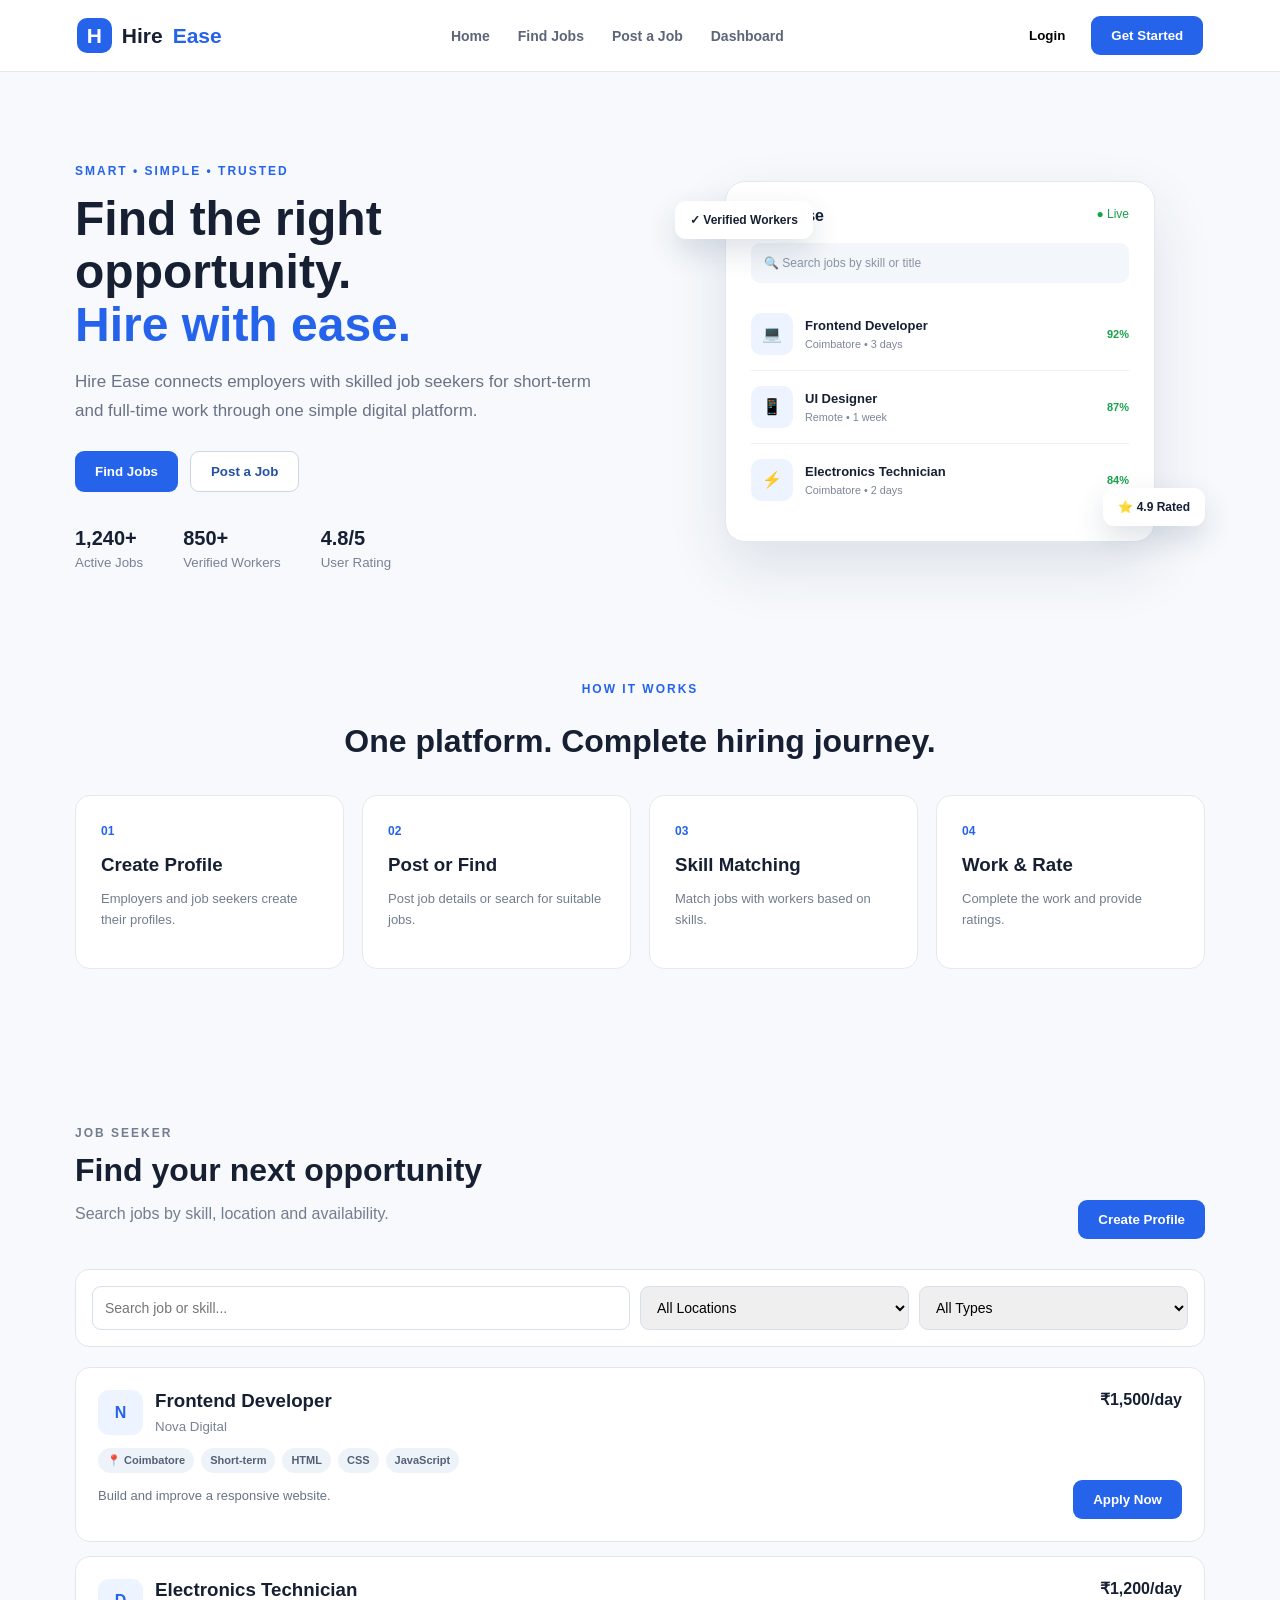
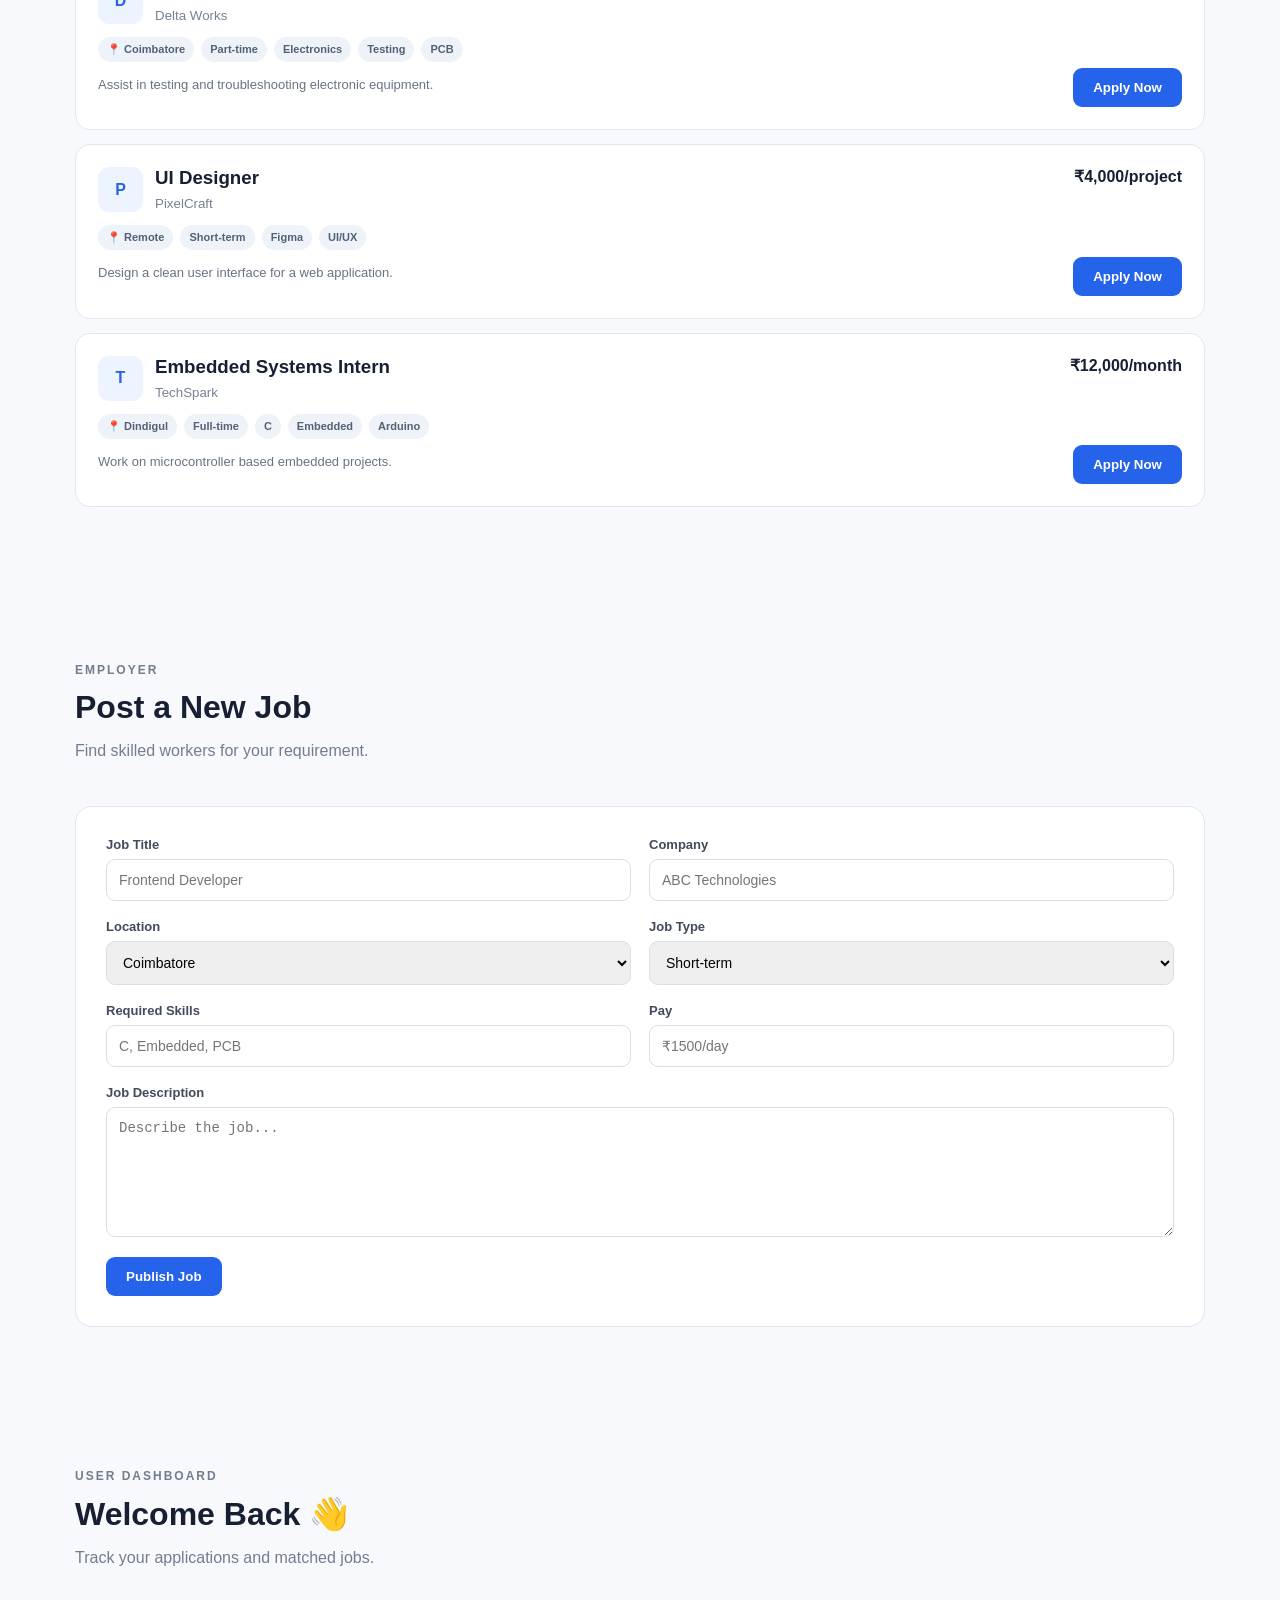
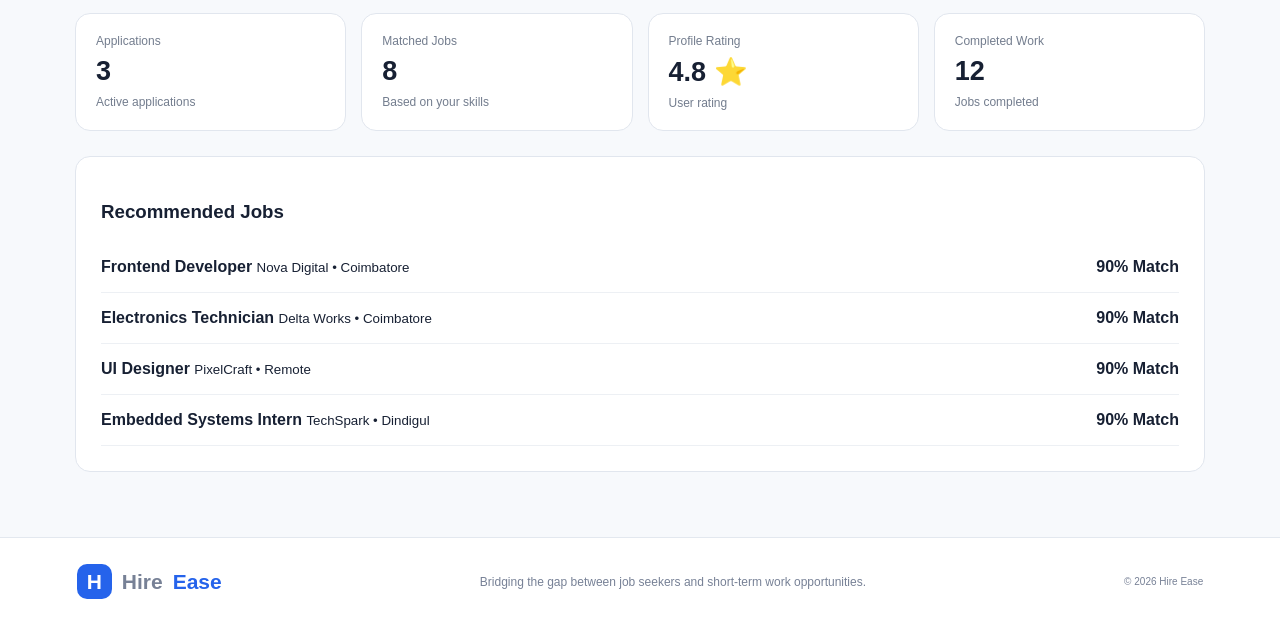
<file: index.html>
<!DOCTYPE html>
<html lang="en">

<head>
    <meta charset="UTF-8">
    <meta name="viewport" content="width=device-width, initial-scale=1.0">

    <title>Hire Ease</title>

    <link rel="stylesheet" href="style.css">
</head>

<body>

    <!-- NAVBAR -->
    <header class="navbar">

        <div class="logo">
            <div class="logo-box">H</div>
            Hire<span>Ease</span>
        </div>

        <nav>
            <a href="#home">Home</a>
            <a href="#jobs">Find Jobs</a>
            <a href="#post">Post a Job</a>
            <a href="#dashboard">Dashboard</a>
        </nav>

        <div class="nav-buttons">
            <button class="login-btn" onclick="openLogin()">
                Login
            </button>

            <button class="primary-btn" onclick="openRegister()">
                Get Started
            </button>
        </div>

    </header>


    <!-- HOME -->
    <section id="home" class="hero">

        <div class="hero-text">

            <p class="small-title">
                SMART • SIMPLE • TRUSTED
            </p>

            <h1>
                Find the right opportunity.
                <span>Hire with ease.</span>
            </h1>

            <p>
                Hire Ease connects employers with skilled job seekers
                for short-term and full-time work through one simple
                digital platform.
            </p>

            <div class="hero-buttons">

                <button class="primary-btn"
                    onclick="goToJobs()">
                    Find Jobs
                </button>

                <button class="outline-btn"
                    onclick="goToPost()">
                    Post a Job
                </button>

            </div>

            <div class="stats">

                <div>
                    <b>1,240+</b>
                    <small>Active Jobs</small>
                </div>

                <div>
                    <b>850+</b>
                    <small>Verified Workers</small>
                </div>

                <div>
                    <b>4.8/5</b>
                    <small>User Rating</small>
                </div>

            </div>

        </div>


        <div class="hero-card">

            <div class="floating one">
                ✓ Verified Workers
            </div>

            <div class="preview">

                <div class="preview-title">
                    <b>Hire Ease</b>
                    <span>● Live</span>
                </div>

                <div class="search-box">
                    🔍 Search jobs by skill or title
                </div>

                <div class="preview-job">

                    <div class="job-icon">
                        💻
                    </div>

                    <div>
                        <b>Frontend Developer</b>
                        <small>Coimbatore • 3 days</small>
                    </div>

                    <strong>92%</strong>

                </div>


                <div class="preview-job">

                    <div class="job-icon">
                        📱
                    </div>

                    <div>
                        <b>UI Designer</b>
                        <small>Remote • 1 week</small>
                    </div>

                    <strong>87%</strong>

                </div>


                <div class="preview-job">

                    <div class="job-icon">
                        ⚡
                    </div>

                    <div>
                        <b>Electronics Technician</b>
                        <small>Coimbatore • 2 days</small>
                    </div>

                    <strong>84%</strong>

                </div>

            </div>

            <div class="floating two">
                ⭐ 4.9 Rated
            </div>

        </div>

    </section>


    <!-- HOW IT WORKS -->
    <section class="how">

        <p class="small-title">
            HOW IT WORKS
        </p>

        <h2>
            One platform. Complete hiring journey.
        </h2>


        <div class="steps">

            <div class="step">
                <span>01</span>
                <h3>Create Profile</h3>
                <p>
                    Employers and job seekers create their profiles.
                </p>
            </div>

            <div class="step">
                <span>02</span>
                <h3>Post or Find</h3>
                <p>
                    Post job details or search for suitable jobs.
                </p>
            </div>

            <div class="step">
                <span>03</span>
                <h3>Skill Matching</h3>
                <p>
                    Match jobs with workers based on skills.
                </p>
            </div>

            <div class="step">
                <span>04</span>
                <h3>Work & Rate</h3>
                <p>
                    Complete the work and provide ratings.
                </p>
            </div>

        </div>

    </section>


    <!-- JOBS -->
    <section id="jobs" class="page">

        <div class="page-heading">

            <div>
                <p class="small-title">JOB SEEKER</p>

                <h2>
                    Find your next opportunity
                </h2>

                <p>
                    Search jobs by skill, location and availability.
                </p>
            </div>

            <button class="primary-btn"
                onclick="openRegister()">
                Create Profile
            </button>

        </div>


        <div class="filters">

            <input
                id="search"
                type="text"
                placeholder="Search job or skill..."
                onkeyup="displayJobs()">

            <select id="location"
                onchange="displayJobs()">

                <option value="">All Locations</option>
                <option>Coimbatore</option>
                <option>Dindigul</option>
                <option>Chennai</option>
                <option>Remote</option>

            </select>


            <select id="type"
                onchange="displayJobs()">

                <option value="">All Types</option>
                <option>Short-term</option>
                <option>Part-time</option>
                <option>Full-time</option>

            </select>

        </div>


        <div id="jobContainer"></div>

    </section>


    <!-- POST JOB -->
    <section id="post" class="page">

        <div class="page-heading">

            <div>

                <p class="small-title">
                    EMPLOYER
                </p>

                <h2>
                    Post a New Job
                </h2>

                <p>
                    Find skilled workers for your requirement.
                </p>

            </div>

        </div>


        <form class="job-form"
            onsubmit="postJob(event)">

            <div class="form-grid">

                <label>
                    Job Title
                    <input id="jobTitle"
                        required
                        placeholder="Frontend Developer">
                </label>


                <label>
                    Company
                    <input id="company"
                        required
                        placeholder="ABC Technologies">
                </label>


                <label>
                    Location

                    <select id="jobLocation">

                        <option>Coimbatore</option>
                        <option>Dindigul</option>
                        <option>Chennai</option>
                        <option>Remote</option>

                    </select>

                </label>


                <label>
                    Job Type

                    <select id="jobType">

                        <option>Short-term</option>
                        <option>Part-time</option>
                        <option>Full-time</option>

                    </select>

                </label>


                <label>
                    Required Skills

                    <input id="skills"
                        required
                        placeholder="C, Embedded, PCB">
                </label>


                <label>
                    Pay

                    <input id="pay"
                        required
                        placeholder="₹1500/day">
                </label>

            </div>


            <label>
                Job Description

                <textarea
                    id="description"
                    required
                    placeholder="Describe the job..."></textarea>

            </label>


            <button class="primary-btn"
                type="submit">

                Publish Job

            </button>

        </form>

    </section>


    <!-- DASHBOARD -->
    <section id="dashboard" class="page">

        <div class="page-heading">

            <div>

                <p class="small-title">
                    USER DASHBOARD
                </p>

                <h2>
                    Welcome Back 👋
                </h2>

                <p>
                    Track your applications and matched jobs.
                </p>

            </div>

        </div>


        <div class="dashboard">

            <div class="dashboard-card">

                <span>Applications</span>

                <b id="applicationCount">
                    3
                </b>

                <small>
                    Active applications
                </small>

            </div>


            <div class="dashboard-card">

                <span>Matched Jobs</span>

                <b>
                    8
                </b>

                <small>
                    Based on your skills
                </small>

            </div>


            <div class="dashboard-card">

                <span>Profile Rating</span>

                <b>
                    4.8 ⭐
                </b>

                <small>
                    User rating
                </small>

            </div>


            <div class="dashboard-card">

                <span>Completed Work</span>

                <b>
                    12
                </b>

                <small>
                    Jobs completed
                </small>

            </div>

        </div>


        <div class="dashboard-panel">

            <h3>
                Recommended Jobs
            </h3>

            <div id="recommended"></div>

        </div>

    </section>


    <!-- LOGIN MODAL -->
    <div id="loginModal"
        class="modal">

        <div class="modal-box">

            <button
                class="close"
                onclick="closeLogin()">
                ×
            </button>

            <h2>
                Welcome Back
            </h2>

            <p>
                Login to your Hire Ease account.
            </p>

            <input
                type="email"
                placeholder="Email">

            <input
                type="password"
                placeholder="Password">

            <button
                class="primary-btn full"
                onclick="login()">

                Login

            </button>

        </div>

    </div>


    <!-- REGISTER MODAL -->
    <div id="registerModal"
        class="modal">

        <div class="modal-box">

            <button
                class="close"
                onclick="closeRegister()">
                ×
            </button>

            <h2>
                Create Profile
            </h2>

            <p>
                Select your role.
            </p>


            <div class="roles">

                <button onclick="selectRole(this)">
                    👤
                    <b>Job Seeker</b>
                    <small>Find jobs</small>
                </button>

                <button onclick="selectRole(this)">
                    🏢
                    <b>Employer</b>
                    <small>Hire workers</small>
                </button>

            </div>


            <input
                id="username"
                placeholder="Your Name">

            <input
                type="email"
                placeholder="Email">


            <button
                class="primary-btn full"
                onclick="register()">

                Create Account

            </button>

        </div>

    </div>


    <!-- FOOTER -->
    <footer>

        <div class="logo">
            <div class="logo-box">H</div>
            Hire<span>Ease</span>
        </div>

        <p>
            Bridging the gap between job seekers
            and short-term work opportunities.
        </p>

        <small>
            © 2026 Hire Ease
        </small>

    </footer>


    <div id="toast">
    </div>


    <script src="script.js"></script>

</body>

</html>
</file>
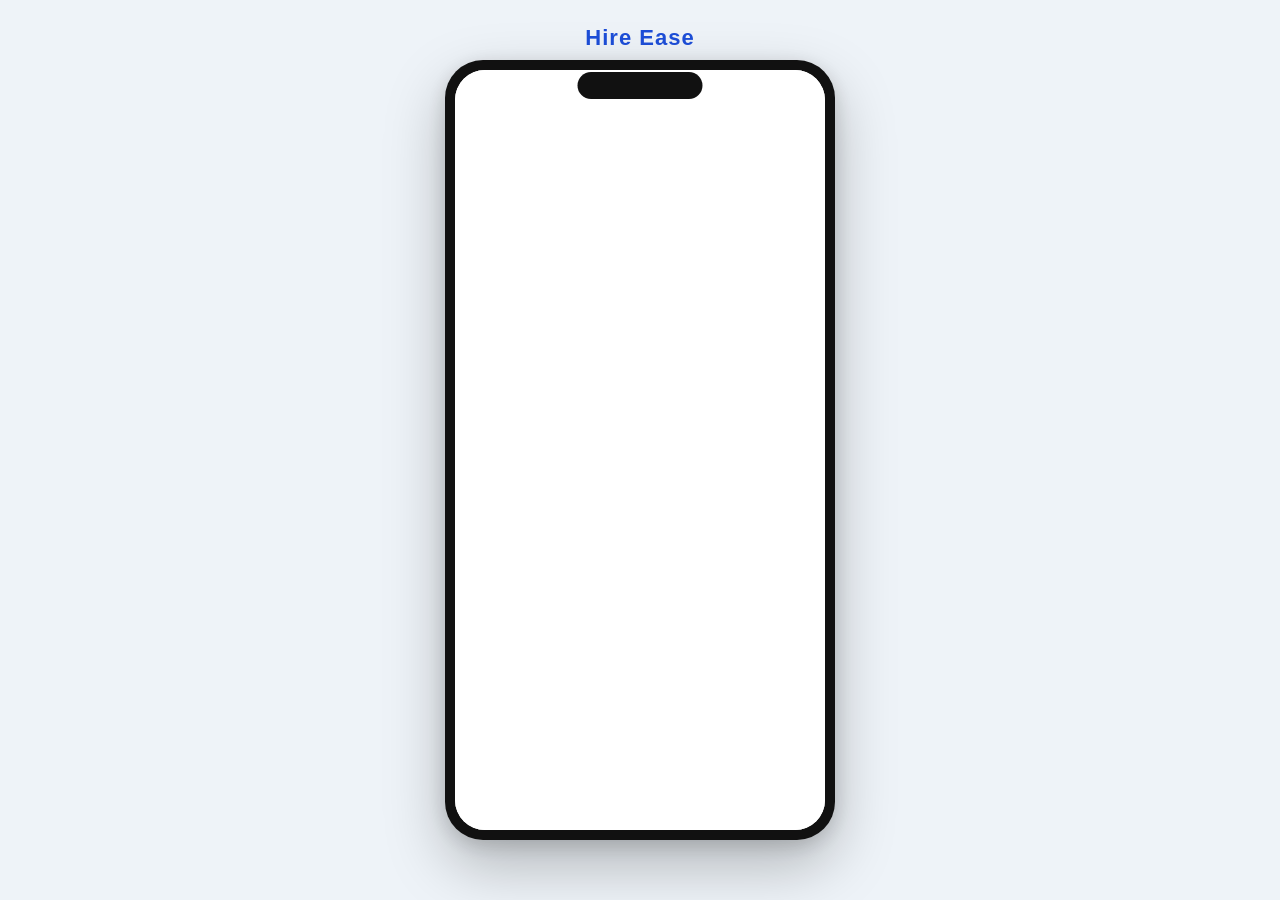
<file: app-previeew.html>
<!DOCTYPE html>
<html lang="en">
<head>
    <meta charset="UTF-8">
    <meta name="viewport" content="width=device-width, initial-scale=1.0">
    <title>Hire Ease - App Preview</title>

    <style>
        * {
            box-sizing: border-box;
        }

        body {
            margin: 0;
            min-height: 100vh;
            background: #eef3f8;
            font-family: Arial, sans-serif;

            display: flex;
            justify-content: center;
            align-items: center;
        }

        /* Laptop presentation area */
        .presentation {
            width: 100%;
            min-height: 100vh;

            display: flex;
            justify-content: center;
            align-items: center;

            padding: 30px;
        }

        /* Mobile App Frame */
        .phone {
            width: 390px;
            height: 780px;

            background: #111;
            border-radius: 38px;

            padding: 10px;

            box-shadow:
                0 25px 60px rgba(0,0,0,0.25),
                0 5px 20px rgba(0,0,0,0.15);

            position: relative;
        }

        /* Top speaker / camera */
        .notch {
            position: absolute;
            top: 12px;
            left: 50%;
            transform: translateX(-50%);

            width: 125px;
            height: 27px;

            background: #111;
            border-radius: 20px;

            z-index: 10;
        }

        /* Website screen */
        .screen {
            width: 100%;
            height: 100%;

            background: white;

            border-radius: 30px;
            overflow: hidden;

            position: relative;
        }

        iframe {
            width: 100%;
            height: 100%;

            border: none;

            background: white;
        }

        /* Home indicator */
        .home-bar {
            position: absolute;

            bottom: 14px;
            left: 50%;
            transform: translateX(-50%);

            width: 110px;
            height: 5px;

            background: white;

            border-radius: 10px;

            z-index: 10;
        }

        /* App title */
        .title {
            position: fixed;

            top: 25px;
            left: 50%;

            transform: translateX(-50%);

            font-size: 22px;
            font-weight: bold;

            color: #1d4ed8;

            letter-spacing: 1px;
        }

        /* Laptop small screens */
        @media (max-width: 600px) {

            .presentation {
                padding: 15px;
            }

            .phone {
                width: 340px;
                height: 700px;
            }

            .title {
                display: none;
            }
        }
    </style>
</head>

<body>

    <div class="title">
        Hire Ease
    </div>

    <div class="presentation">

        <div class="phone">

            <div class="notch"></div>

            <div class="screen">

                <!-- Your live Hire Ease website -->
                <iframe
                    src="https://mohamedirfan933.github.io/Hire-Ease/">
                </iframe>

            </div>

            <div class="home-bar"></div>

        </div>

    </div>

</body>
</html>
</file>
<file: style.css>
* {
    box-sizing: border-box;
}

body {
    margin: 0;
    font-family: Arial, sans-serif;
    background: #f7f9fc;
    color: #172033;
}

html {
    scroll-behavior: smooth;
}

.navbar {
    height: 72px;
    background: white;
    border-bottom: 1px solid #e5e9f0;

    display: flex;
    align-items: center;
    justify-content: space-between;

    padding: 0 6%;

    position: sticky;
    top: 0;
    z-index: 100;
}

.logo {
    display: flex;
    align-items: center;
    gap: 10px;

    font-size: 21px;
    font-weight: bold;
}

.logo span {
    color: #2563eb;
}

.logo-box {
    width: 35px;
    height: 35px;

    border-radius: 10px;

    background: #2563eb;
    color: white;

    display: grid;
    place-items: center;
}

nav {
    display: flex;
    gap: 28px;
}

nav a {
    text-decoration: none;
    color: #5c6678;
    font-weight: 600;
    font-size: 14px;
}

nav a:hover {
    color: #2563eb;
}

.nav-buttons {
    display: flex;
    gap: 10px;
}

button {
    font-family: inherit;
    cursor: pointer;
}

.primary-btn {
    background: #2563eb;
    border: none;

    color: white;

    padding: 12px 20px;

    border-radius: 9px;

    font-weight: bold;
}

.primary-btn:hover {
    background: #1d4ed8;
}

.login-btn {
    background: transparent;
    border: none;

    padding: 12px 16px;

    font-weight: bold;
}

.outline-btn {
    background: white;

    border: 1px solid #cdd6e4;

    padding: 12px 20px;

    border-radius: 9px;

    font-weight: bold;

    color: #2451a6;
}


/* HERO */

.hero {
    max-width: 1180px;

    margin: auto;

    padding: 80px 25px;

    display: grid;

    grid-template-columns: 1fr 1fr;

    gap: 70px;

    align-items: center;
}

.small-title {
    color: #2563eb;

    font-size: 12px;

    letter-spacing: 2px;

    font-weight: bold;
}

.hero h1 {
    font-size: 48px;

    line-height: 1.1;

    margin: 15px 0;
}

.hero h1 span {
    color: #2563eb;

    display: block;
}

.hero-text > p:not(.small-title) {
    color: #697386;

    font-size: 17px;

    line-height: 1.7;
}

.hero-buttons {
    display: flex;

    gap: 12px;

    margin-top: 25px;
}

.stats {
    display: flex;

    gap: 40px;

    margin-top: 35px;
}

.stats div {
    display: flex;

    flex-direction: column;

    gap: 5px;
}

.stats b {
    font-size: 20px;
}

.stats small {
    color: #788294;
}


/* HERO CARD */

.hero-card {
    min-height: 400px;

    display: grid;

    place-items: center;

    position: relative;
}

.preview {
    width: 430px;

    background: white;

    border: 1px solid #e3e8ef;

    border-radius: 20px;

    padding: 25px;

    box-shadow:
        0 25px 60px rgba(30, 55, 90, 0.12);
}

.preview-title {
    display: flex;

    justify-content: space-between;

    margin-bottom: 18px;
}

.preview-title span {
    color: #16a34a;

    font-size: 12px;
}

.search-box {
    background: #f3f6fa;

    padding: 13px;

    border-radius: 9px;

    color: #8a94a5;

    font-size: 12px;

    margin-bottom: 15px;
}

.preview-job {
    display: flex;

    align-items: center;

    gap: 12px;

    padding: 15px 0;

    border-bottom: 1px solid #edf0f4;
}

.preview-job:last-child {
    border: none;
}

.preview-job div:nth-child(2) {
    flex: 1;

    display: flex;

    flex-direction: column;

    gap: 5px;

    font-size: 13px;
}

.preview-job small {
    color: #7c8697;
}

.preview-job > strong {
    color: #16a34a;

    font-size: 11px;
}

.job-icon {
    width: 42px;

    height: 42px;

    border-radius: 10px;

    background: #eef4ff;

    display: grid;

    place-items: center;
}

.floating {
    position: absolute;

    background: white;

    padding: 12px 15px;

    border-radius: 11px;

    box-shadow:
        0 12px 30px rgba(30,55,90,.15);

    font-size: 12px;

    font-weight: bold;
}

.one {
    top: 40px;
    left: 0;
}

.two {
    bottom: 35px;
    right: 0;
}


/* HOW IT WORKS */

.how {
    max-width: 1180px;

    margin: auto;

    padding: 20px 25px 80px;

    text-align: center;
}

.how h2 {
    font-size: 32px;

    margin-bottom: 35px;
}

.steps {
    display: grid;

    grid-template-columns:
        repeat(4, 1fr);

    gap: 18px;

    text-align: left;
}

.step {
    background: white;

    border: 1px solid #e4e9f0;

    border-radius: 15px;

    padding: 25px;
}

.step span {
    color: #2563eb;

    font-size: 12px;

    font-weight: bold;
}

.step h3 {
    margin: 15px 0 8px;
}

.step p {
    color: #727d8e;

    font-size: 13px;

    line-height: 1.6;
}


/* COMMON PAGE */

.page {
    max-width: 1180px;

    margin: auto;

    padding: 65px 25px;

    min-height: 700px;
}

.page-heading {
    display: flex;

    justify-content: space-between;

    align-items: end;

    margin-bottom: 30px;
}

.page-heading h2 {
    font-size: 32px;

    margin: 8px 0;
}

.page-heading p {
    color: #727d8e;
}


/* FILTER */

.filters {
    background: white;

    border: 1px solid #e1e6ee;

    padding: 16px;

    border-radius: 14px;

    display: grid;

    grid-template-columns:
        2fr 1fr 1fr;

    gap: 10px;

    margin-bottom: 20px;
}

.filters input,
.filters select,
.job-form input,
.job-form select,
.job-form textarea,
.modal-box input {
    width: 100%;

    padding: 12px;

    border: 1px solid #d8e0ea;

    border-radius: 9px;

    font-size: 14px;

    outline: none;
}

.filters input:focus,
.job-form input:focus,
.job-form textarea:focus {
    border-color: #2563eb;
}


/* JOB CARD */

.job-card {
    background: white;

    border: 1px solid #e2e7ef;

    border-radius: 15px;

    padding: 22px;

    margin-bottom: 14px;

    display: grid;

    grid-template-columns: 1fr auto;

    gap: 20px;
}

.job-header {
    display: flex;

    align-items: center;

    gap: 12px;
}

.company-icon {
    width: 45px;

    height: 45px;

    background: #eef4ff;

    color: #2563eb;

    border-radius: 11px;

    display: grid;

    place-items: center;

    font-weight: bold;
}

.job-card h3 {
    margin: 0 0 5px;
}

.job-card small {
    color: #788294;
}

.tags {
    display: flex;

    flex-wrap: wrap;

    gap: 7px;

    margin: 13px 0;
}

.tag {
    background: #eef3fa;

    padding: 6px 9px;

    border-radius: 20px;

    font-size: 11px;

    font-weight: bold;

    color: #536075;
}

.job-card p {
    color: #697386;

    font-size: 13px;

    line-height: 1.5;
}

.job-right {
    display: flex;

    flex-direction: column;

    justify-content: space-between;

    align-items: end;

    gap: 15px;
}

.pay {
    font-weight: bold;
}


/* FORM */

.job-form {
    background: white;

    border: 1px solid #e0e6ee;

    border-radius: 17px;

    padding: 30px;
}

.form-grid {
    display: grid;

    grid-template-columns: 1fr 1fr;

    gap: 18px;

    margin-bottom: 18px;
}

.job-form label {
    display: flex;

    flex-direction: column;

    gap: 7px;

    font-weight: bold;

    font-size: 13px;

    color: #414b5b;
}

.job-form textarea {
    min-height: 130px;

    resize: vertical;

    margin-bottom: 20px;
}


/* DASHBOARD */

.dashboard {
    display: grid;

    grid-template-columns:
        repeat(4, 1fr);

    gap: 15px;

    margin-bottom: 25px;
}

.dashboard-card {
    background: white;

    border: 1px solid #e1e6ee;

    border-radius: 15px;

    padding: 20px;

    display: flex;

    flex-direction: column;

    gap: 8px;
}

.dashboard-card span,
.dashboard-card small {
    color: #737d8e;

    font-size: 12px;
}

.dashboard-card b {
    font-size: 27px;
}

.dashboard-panel {
    background: white;

    border: 1px solid #e1e6ee;

    border-radius: 15px;

    padding: 25px;
}

.recommend {
    padding: 16px 0;

    border-bottom: 1px solid #edf0f4;

    display: flex;

    justify-content: space-between;
}


/* MODAL */

.modal {
    display: none;

    position: fixed;

    inset: 0;

    background: rgba(10,20,40,.6);

    z-index: 500;

    justify-content: center;

    align-items: center;

    padding: 20px;
}

.modal-box {
    background: white;

    width: 430px;

    max-width: 100%;

    border-radius: 17px;

    padding: 28px;

    position: relative;
}

.modal-box h2 {
    margin-top: 0;
}

.modal-box p {
    color: #737d8e;

    font-size: 13px;
}

.modal-box input {
    margin: 7px 0;
}

.close {
    position: absolute;

    right: 17px;

    top: 10px;

    background: none;

    border: none;

    font-size: 28px;

    color: #777;
}

.full {
    width: 100%;

    margin-top: 12px;
}

.roles {
    display: grid;

    grid-template-columns: 1fr 1fr;

    gap: 10px;

    margin: 20px 0;
}

.roles button {
    background: #f8fafc;

    border: 1px solid #dce3ec;

    padding: 15px;

    border-radius: 11px;

    display: flex;

    flex-direction: column;

    gap: 5px;

    text-align: left;
}

.roles button:hover {
    border-color: #2563eb;

    background: #eff6ff;
}


/* FOOTER */

footer {
    background: white;

    border-top: 1px solid #e3e8ef;

    padding: 25px 6%;

    display: flex;

    align-items: center;

    justify-content: space-between;

    color: #778196;

    font-size: 12px;
}


/* TOAST */

#toast {
    display: none;

    position: fixed;

    bottom: 25px;

    right: 25px;

    background: #10254b;

    color: white;

    padding: 14px 18px;

    border-radius: 9px;

    z-index: 1000;
}


/* MOBILE */

@media(max-width:850px) {

    nav {
        display: none;
    }

    .hero {
        grid-template-columns: 1fr;
    }

    .steps {
        grid-template-columns: 1fr 1fr;
    }

    .dashboard {
        grid-template-columns: 1fr 1fr;
    }

}

@media(max-width:600px) {

    .hero h1 {
        font-size: 37px;
    }

    .hero {
        padding-top: 45px;
    }

    .steps,
    .dashboard,
    .form-grid,
    .filters {
        grid-template-columns: 1fr;
    }

    .job-card {
        grid-template-columns: 1fr;
    }

    .job-right {
        align-items: start;
    }

    footer {
        flex-direction: column;
        align-items: start;
    }

}
</file>
